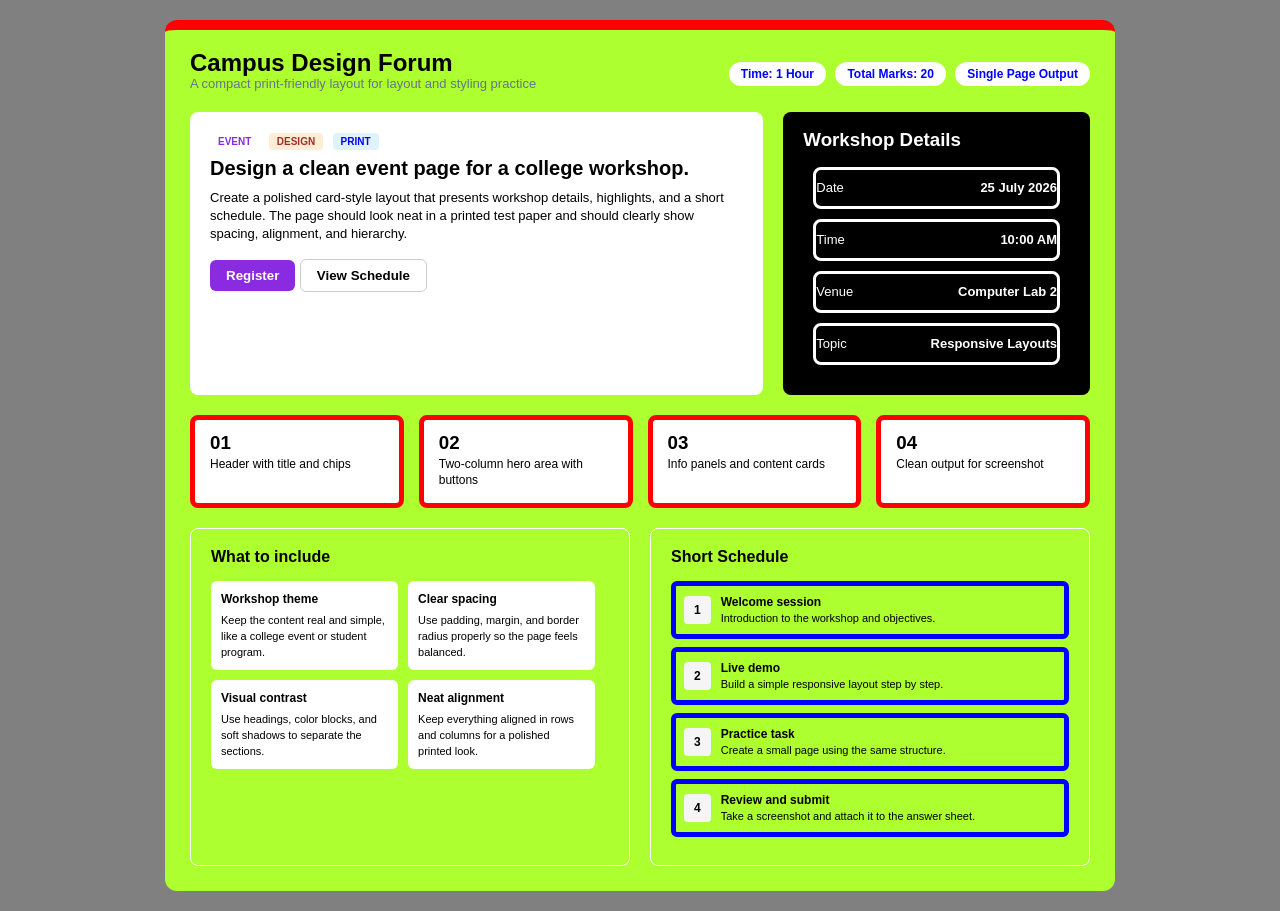
<file: task.html>
<!DOCTYPE html>
<html lang="en">
<head>
  <meta charset="UTF-8">
  <title>Campus Design Forum</title>
  <link rel="stylesheet" href="index.css">
    
</head>
<body>

  <div class="container">
    
    
    <div class="header">
      <div>
        <h2 style="margin: 0;">Campus Design Forum</h2>
        <p style="margin: 5px 0 0 0; font-size: 13px; color: #64748b;">A compact print-friendly layout for layout and styling practice</p>
      </div>
      <div class="header-info">
        <span>Time: 1 Hour</span>
        <span>Total Marks: 20</span>
        <span>Single Page Output</span>
      </div>
    </div>

    
    <div class="hero-section">
      <div class="hero-left">
        <div class="chips">
          <span class="chip-purple">EVENT</span>
          <span class="chip-orange">DESIGN</span>
          <span class="chip-blue">PRINT</span>
        </div>
        <h2>Design a clean event page for a college workshop.</h2>
        <p>Create a polished card-style layout that presents workshop details, highlights, and a short schedule. The page should look neat in a printed test paper and should clearly show spacing, alignment, and hierarchy.</p>
        <div class="buttons">
          <button class="btn btn-primary">Register</button>
          <button class="btn btn-secondary">View Schedule</button>
        </div>
      </div>

      <div class="hero-right">
        <h3>Workshop Details</h3>
        <div class="details-row">
          <span>Date</span>
          <strong>25 July 2026</strong>
        </div>
        <div class="details-row">
          <span>Time</span>
          <strong>10:00 AM</strong>
        </div>
        <div class="details-row">
          <span>Venue</span>
          <strong>Computer Lab 2</strong>
        </div>
        <div class="details-row">
          <span>Topic</span>
          <strong>Responsive Layouts</strong>
        </div>
      </div>
    </div>

    
    <div class="steps-grid">
      <div class="step-box">
        <h3>01</h3>
        <p>Header with title and chips</p>
      </div>
      <div class="step-box">
        <h3>02</h3>
        <p>Two-column hero area with buttons</p>
      </div>
      <div class="step-box">
        <h3>03</h3>
        <p>Info panels and content cards</p>
      </div>
      <div class="step-box">
        <h3>04</h3>
        <p>Clean output for screenshot</p>
      </div>
    </div>

    
    <div class="bottom-section">
     
      <div class="panel">
        <h3>What to include</h3>
        <div class="include-grid">
          <div class="include-item">
            <h4>Workshop theme</h4>
            <p>Keep the content real and simple, like a college event or student program.</p>
          </div>
          <div class="include-item">
            <h4>Clear spacing</h4>
            <p>Use padding, margin, and border radius properly so the page feels balanced.</p>
          </div>
          <div class="include-item">
            <h4>Visual contrast</h4>
            <p>Use headings, color blocks, and soft shadows to separate the sections.</p>
          </div>
          <div class="include-item">
            <h4>Neat alignment</h4>
            <p>Keep everything aligned in rows and columns for a polished printed look.</p>
          </div>
        </div>
      </div>

      
      <div class="panel">
        <h3>Short Schedule</h3>
        <div class="schedule-item">
          <div class="schedule-num">1</div>
          <div class="schedule-text">
            <h4>Welcome session</h4>
            <p>Introduction to the workshop and objectives.</p>
          </div>
        </div>
        <div class="schedule-item">
          <div class="schedule-num">2</div>
          <div class="schedule-text">
            <h4>Live demo</h4>
            <p>Build a simple responsive layout step by step.</p>
          </div>
        </div>
        <div class="schedule-item">
          <div class="schedule-num">3</div>
          <div class="schedule-text">
            <h4>Practice task</h4>
            <p>Create a small page using the same structure.</p>
          </div>
        </div>
        <div class="schedule-item">
          <div class="schedule-num">4</div>
          <div class="schedule-text">
            <h4>Review and submit</h4>
            <p>Take a screenshot and attach it to the answer sheet.</p>
          </div>
        </div>
      </div>
    </div>

  </div>

</body>
</html>
</file>
<file: index.css>
body {
      font-family: Arial, sans-serif;
      background-color: white;
      margin: 20px;
      color: black;
      background: gray;
      line-height: 100%;
    }

    .container {
      background-color: white;
      max-width: 900px;
      margin: 0 auto;
      padding: 25px;
      border-radius: 12px;
      border-top: 10px solid red;
      background-color: greenyellow;
    }

    
    .header {
      display: flex;
      justify-content: space-between;
      align-items: center;
      margin-bottom: 20px;
    }

    .header-info span {
      background-color: white;
      color: blue;
      padding: 5px 12px;
      border-radius: 15px;
      font-size: 12px;
      font-weight: bold;
      margin-left: 5px;
    }

    
    .hero-section {
      display: flex;
      gap: 20px;
      margin-bottom: 20px;
    }

    .hero-left {
      flex: 2;
      background-color: white;
      padding: 20px;
      border-radius: 8px;
    }

    .chips span {
      font-size: 10px;
      font-weight: bold;
      padding: 3px 8px;
      border-radius: 4px;
      margin-right: 5px;
    }

    .chip-purple {
         background-color: white; 
         color: blueviolet;
     }
    .chip-orange { 
        background-color: #ffedd5; 
        color: brown; 
    }
    .chip-blue { 
        background-color: #e0f2fe; 
        color: blue; 
    }

    .hero-left h2 {
      margin: 10px 0;
      font-size: 20px;
    }

    .hero-left p {
      font-size: 13px;
      color: black;
      line-height: 1.4;
    }

    .buttons {
      margin-top: 15px;
    }

    .btn {
      padding: 8px 16px;
      border-radius: 6px;
      border: none;
      cursor: pointer;
      font-weight: bold;
    }

    .btn-primary { 
        background-color: blueviolet; 
        color: white; 
    }
    .btn-secondary { 
        background-color: white; 
        border: 1px solid #ccc; 
        color: black; 
    }

    .hero-right {
      flex: 1;
      background-color: black;
      color: white;
      padding: 20px;
      border-radius: 8px;
    }

    .hero-right h3 {
      margin-top: 0;
    }

    .details-row {
      display: flex;
      justify-content: space-between;
      padding: 10px 0;
      border-top: 5px solid black;
      font-size: 13px;
      border-radius: 8px;
      border: solid ;
      margin: 10px;
    }

    
    .steps-grid {
      display: flex;
      gap: 15px;
      margin-bottom: 20px;
    }

    .step-box {
      flex: 1;
      background-color: white;
      padding: 15px;
      border-radius: 8px;
      border: 5px solid red;
    }

    .step-box h3 {
      margin: 0 0 5px 0;
    }

    .step-box p {
      margin: 0;
      font-size: 12px;
      color: black;
    }

    
    .bottom-section {
      display: flex;
      gap: 20px;
    }

    .panel {
      flex: 1;
      border: 1px solid white;
      padding: 20px;
      border-radius: 8px;
    }

    .panel h3 {
      margin-top: 0;
      font-size: 16px;
    }

    
    .include-grid {
      display: flex;
      flex-wrap: wrap;
      gap: 10px;
    }

    .include-item {
      width: 47%;
      background-color: white;
      padding: 10px;
      border-radius: 6px;
      box-sizing: border-box;
    }

    .include-item h4 {
      margin: 0 0 5px 0;
      font-size: 12px;
    }

    .include-item p {
      margin: 0;
      font-size: 11px;
      color: black;
    }


    .schedule-item {
      display: flex;
      align-items: center;
      gap: 10px;
      border: 5px solid blue;
      padding: 8px;
      border-radius: 6px;
      margin-bottom: 8px;
    }

    .schedule-num {
      background-color: whitesmoke;
      color: black;
      font-weight: bold;
      padding: 6px 10px;
      border-radius: 4px;
      font-size: 12px;
    }

    .schedule-text h4 {
      margin: 0;
      font-size: 12px;
    }

    .schedule-text p {
      margin: 0;
      font-size: 11px;
      color: black;
    }
</file>
